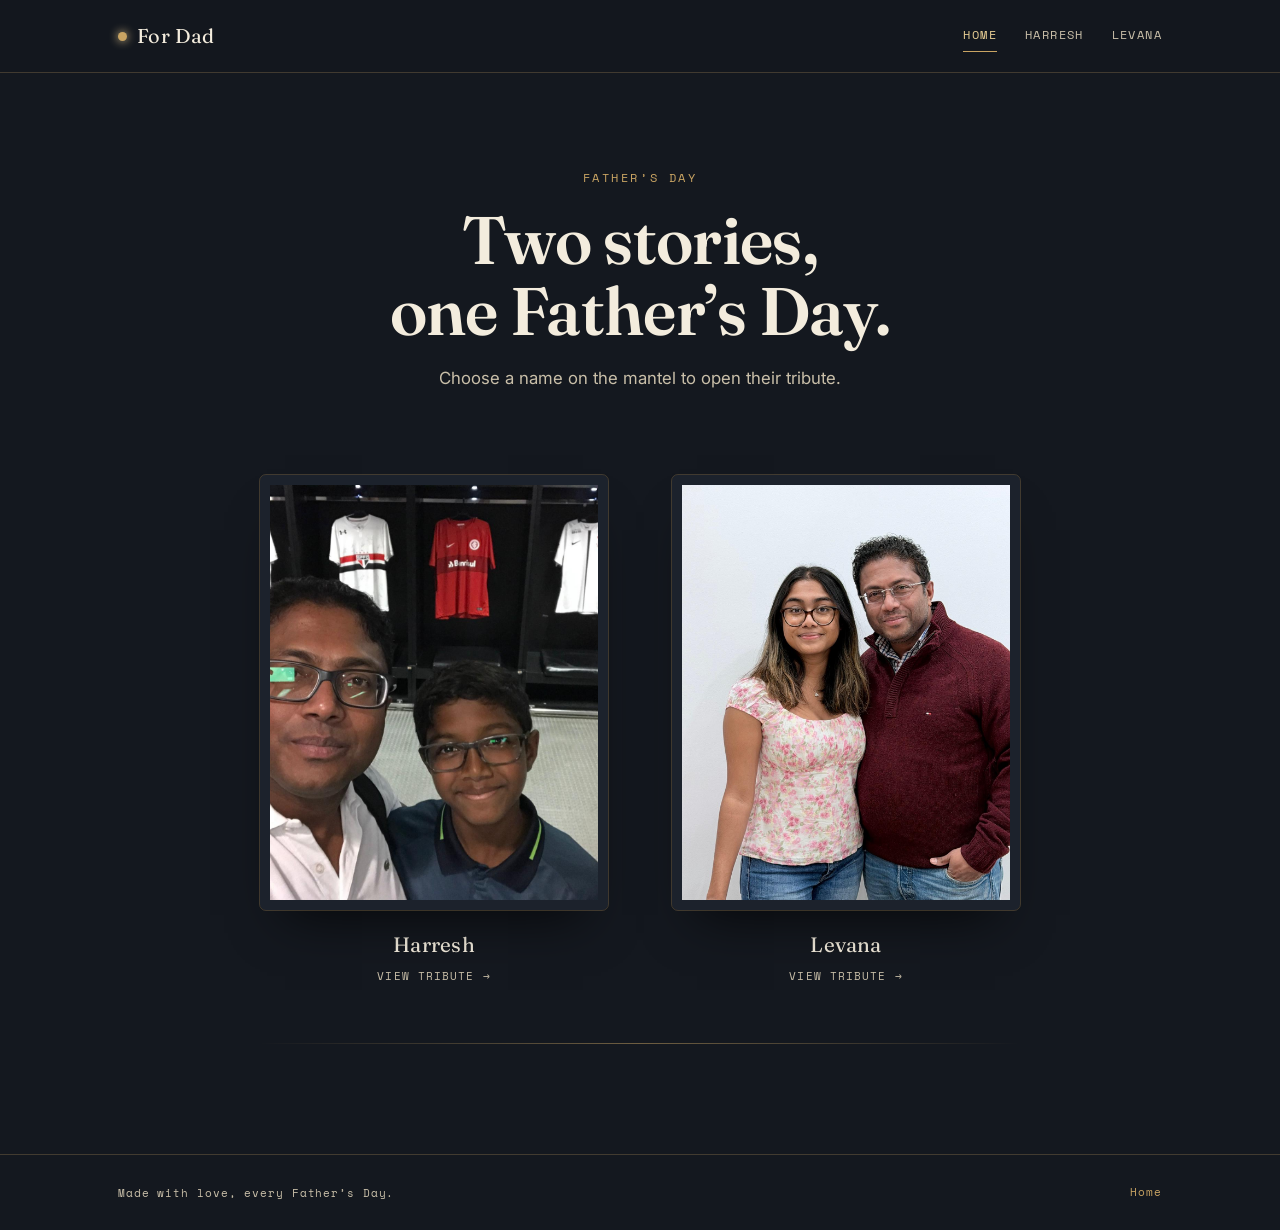
<file: index.html>
<!doctype html>
<html lang="en">
<head>
<meta charset="UTF-8" />
<meta name="viewport" content="width=device-width, initial-scale=1.0" />
<title>For Dad — Father's Day</title>
<meta name="description" content="A Father's Day tribute site." />
<link rel="preconnect" href="https://fonts.googleapis.com" />
<link rel="preconnect" href="https://fonts.gstatic.com" crossorigin />
<link
  href="https://fonts.googleapis.com/css2?family=Fraunces:opsz,wght@9..144,400;9..144,600&family=Inter:wght@400;500&family=Space+Mono:wght@400;700&display=swap"
  rel="stylesheet"
/>
<link rel="stylesheet" href="styles.css" />
</head>
<body>

<header class="site-nav">
  <div class="wrap">
    <a class="brand" href="index.html"><span class="mark"></span> For Dad</a>
    <nav class="nav-links" aria-label="Primary">
      <a href="index.html" class="is-current">Home</a>
      <a href="harresh.html">Harresh</a>
      <a href="levana.html">Levana</a>
    </nav>
  </div>
</header>

<main>
  <section class="hero">
    <div class="wrap">
      <p class="eyebrow">Father&rsquo;s Day</p>
      <h1>Two stories,<br />one Father&rsquo;s Day.</h1>
      <p class="lede">Choose a name on the mantel to open their tribute.</p>
    </div>
  </section>

  <section class="mantel">
    <div class="wrap">
      <div class="frame-row">

        <!-- Tile 1 — links to harresh.html -->
        <a class="tile" href="harresh.html" aria-label="Open Harresh's tribute">
          <div class="frame">
            <!-- ✏️ EDIT: replace images/harresh.jpg with the real photo -->
            <img src="harresh-dad-1.jpg" alt="Photo for Harresh's tribute" />
            <div class="glass"></div>
          </div>
          <div class="plate">
            <div class="name">Harresh</div>
            <div class="go">View tribute →</div>
          </div>
        </a>

        <!-- Tile 2 — links to levana.html -->
        <a class="tile" href="levana.html" aria-label="Open Levana's tribute">
          <div class="frame">
            <!-- ✏️ EDIT: replace images/levana.jpg with the real photo -->
            <img src="acca-dad-2.jpg" alt="Photo for Levana's tribute" />
            <div class="glass"></div>
          </div>
          <div class="plate">
            <div class="name">Levana</div>
            <div class="go">View tribute →</div>
          </div>
        </a>

      </div>
      <div class="shelf" aria-hidden="true"></div>
    </div>
  </section>
</main>

<footer class="site-footer">
  <div class="wrap">
    <span>Made with love, every Father&rsquo;s Day.</span>
    <a href="index.html">Home</a>
  </div>
</footer>

</body>
</html>
</file>
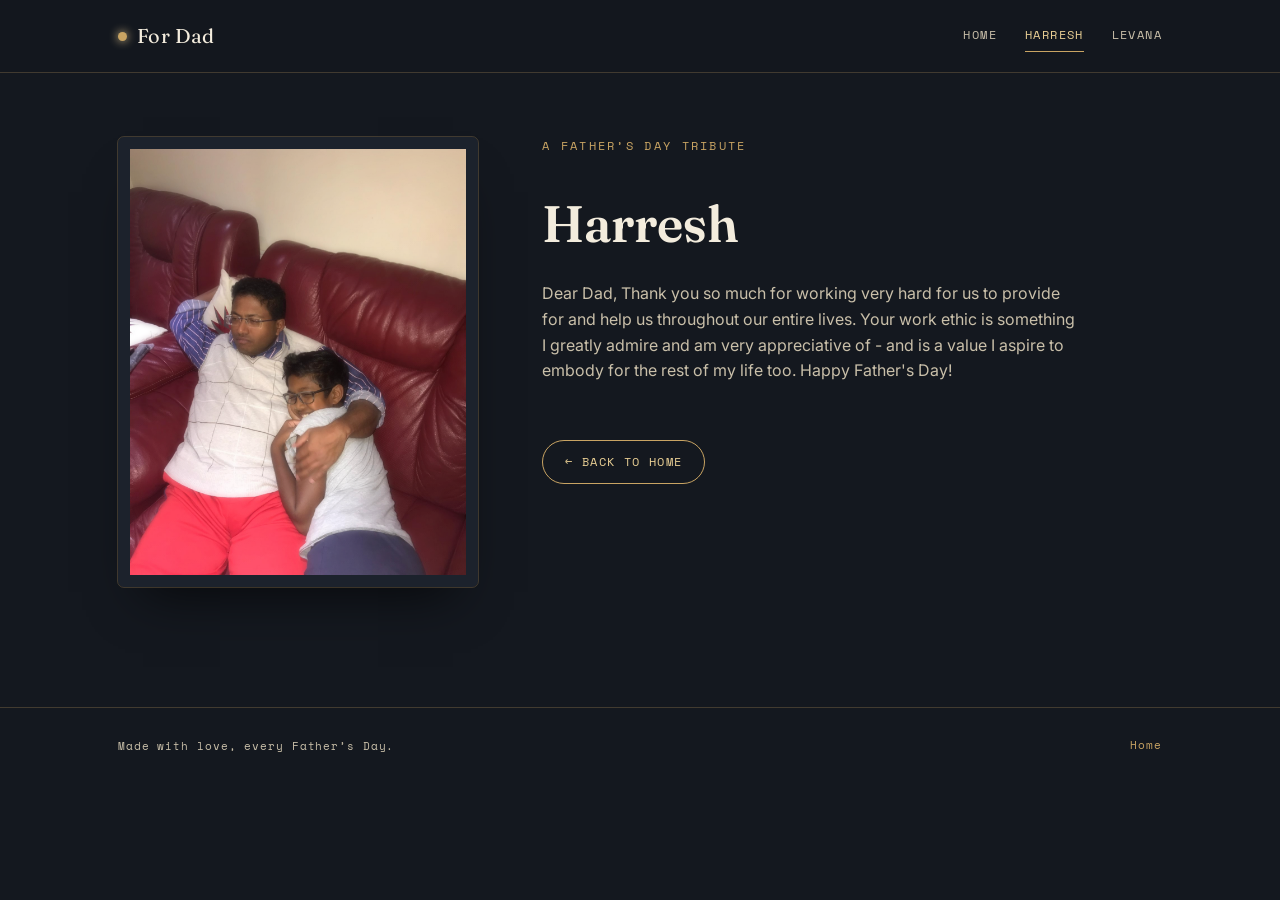
<file: harresh.html>
<!doctype html>
<html lang="en">
<head>
<meta charset="UTF-8" />
<meta name="viewport" content="width=device-width, initial-scale=1.0" />
<title>Harresh — For Dad</title>
<meta name="description" content="A Father's Day tribute for Harresh." />
<link rel="preconnect" href="https://fonts.googleapis.com" />
<link rel="preconnect" href="https://fonts.gstatic.com" crossorigin />
<link
  href="https://fonts.googleapis.com/css2?family=Fraunces:opsz,wght@9..144,400;9..144,600&family=Inter:wght@400;500&family=Space+Mono:wght@400;700&display=swap"
  rel="stylesheet"
/>
<link rel="stylesheet" href="styles.css" />
</head>
<body>

<header class="site-nav">
  <div class="wrap">
    <a class="brand" href="index.html"><span class="mark"></span> For Dad</a>
    <nav class="nav-links" aria-label="Primary">
      <a href="index.html">Home</a>
      <a href="harresh.html" class="is-current">Harresh</a>
      <a href="levana.html">Levana</a>
    </nav>
  </div>
</header>

<main>
  <section class="tribute">
    <div class="wrap">
      <div class="tribute-grid">

        <div class="frame">
          <!-- ✏️ EDIT: replace images/harresh.jpg with the real photo -->
          <img src="harresh-dad-2.jpg" alt="Photo of Harresh" />
          <div class="glass"></div>
        </div>

        <div class="tribute-copy">
          <p class="role">A Father&rsquo;s Day Tribute</p>
          <h1>Harresh</h1>

          <p>
            <!-- ✏️ EDIT: replace this paragraph with your own message —
                 a memory, a thank you, an inside joke, anything that
                 sounds like you. -->
            Dear Dad,

            Thank you so much for working very hard for us to provide
            for and help us throughout our entire lives. Your work
            ethic is something I greatly admire and am very
            appreciative of - and is a value I aspire to embody
            for the rest of my life too.

            Happy Father's Day!
          </p>

          <a class="back-home" href="index.html">← Back to home</a>
        </div>

      </div>
    </div>
  </section>
</main>

<footer class="site-footer">
  <div class="wrap">
    <span>Made with love, every Father&rsquo;s Day.</span>
    <a href="index.html">Home</a>
  </div>
</footer>

</body>
</html>
</file>
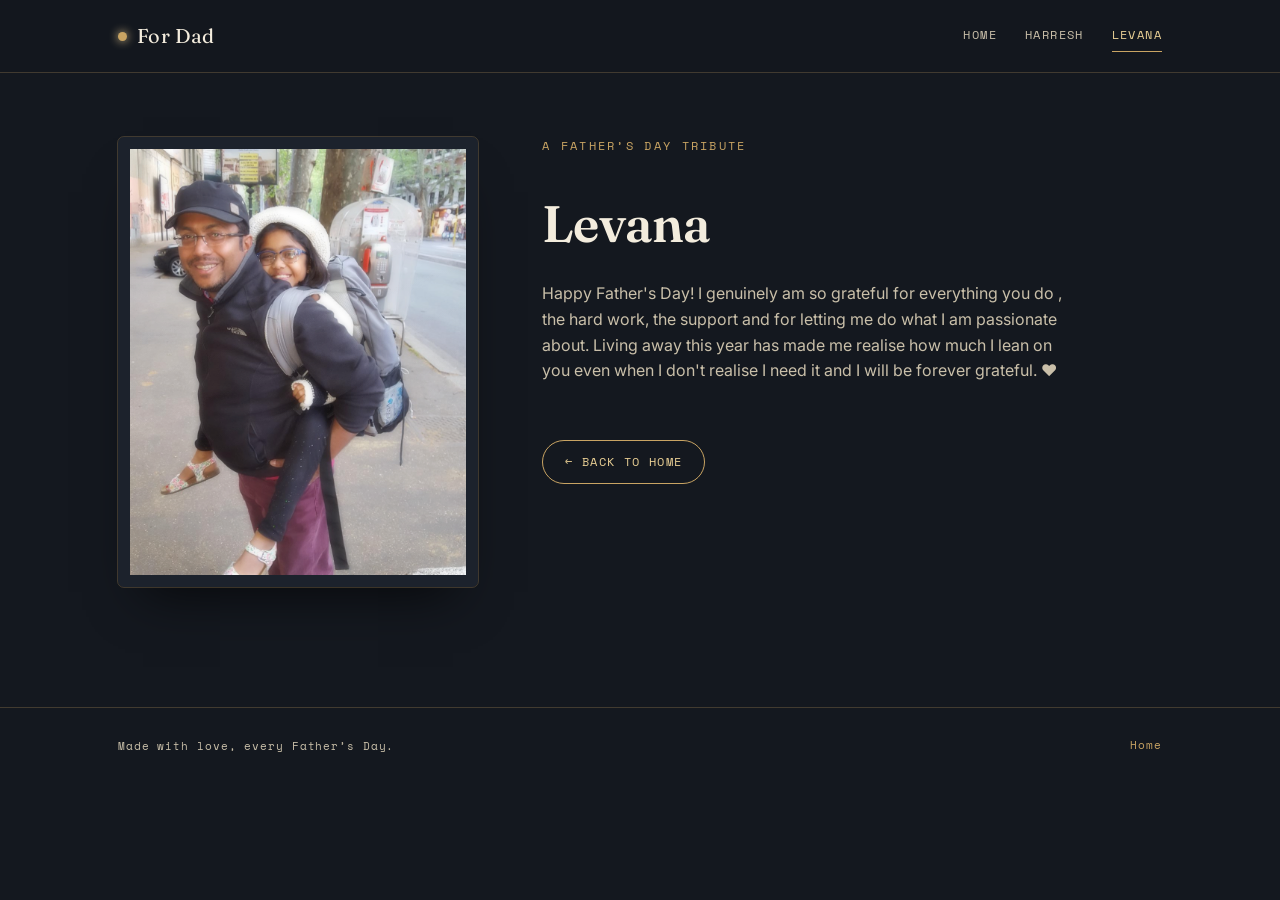
<file: levana.html>
<!doctype html>
<html lang="en">
<head>
<meta charset="UTF-8" />
<meta name="viewport" content="width=device-width, initial-scale=1.0" />
<title>Levana — For Dad</title>
<meta name="description" content="A Father's Day tribute for Levana." />
<link rel="preconnect" href="https://fonts.googleapis.com" />
<link rel="preconnect" href="https://fonts.gstatic.com" crossorigin />
<link
  href="https://fonts.googleapis.com/css2?family=Fraunces:opsz,wght@9..144,400;9..144,600&family=Inter:wght@400;500&family=Space+Mono:wght@400;700&display=swap"
  rel="stylesheet"
/>
<link rel="stylesheet" href="styles.css" />
</head>
<body>

<header class="site-nav">
  <div class="wrap">
    <a class="brand" href="index.html"><span class="mark"></span> For Dad</a>
    <nav class="nav-links" aria-label="Primary">
      <a href="index.html">Home</a>
      <a href="harresh.html">Harresh</a>
      <a href="levana.html" class="is-current">Levana</a>
    </nav>
  </div>
</header>

<main>
  <section class="tribute">
    <div class="wrap">
      <div class="tribute-grid">

        <div class="frame">
          <!-- ✏️ EDIT: replace images/levana.jpg with the real photo -->
          <img src="acca-dad-1.jpg" alt="Photo of Levana" />
          <div class="glass"></div>
        </div>

        <div class="tribute-copy">
          <p class="role">A Father&rsquo;s Day Tribute</p>
          <h1>Levana</h1>

          <p>
            <!-- ✏️ EDIT: replace this paragraph with your own message —
                 a memory, a thank you, an inside joke, anything that
                 sounds like you. -->
            Happy Father's Day! I genuinely  am so grateful for everything you do , the hard work, the support and for letting me do what I am passionate about. Living away this year has made me realise how much I lean on you even when I don't realise I need it and I will be forever grateful. ❤️
          </p>

          <a class="back-home" href="index.html">← Back to home</a>
        </div>

      </div>
    </div>
  </section>
</main>

<footer class="site-footer">
  <div class="wrap">
    <span>Made with love, every Father&rsquo;s Day.</span>
    <a href="index.html">Home</a>
  </div>
</footer>

</body>
</html>
</file>
<file: styles.css>
/* =================================================================
   FATHER'S DAY SITE — shared styles
   Design concept: photographs displayed like framed prints on a
   mantel shelf. The "glass" hover effect is literal — it mimics the
   glass pane of a picture frame catching the light when you look
   at it. Edit the CSS variables below to retheme the whole site.
   ================================================================= */

:root {
  /* ---- Color tokens ---- */
  --ink: #14181f;          /* deep background */
  --ink-soft: #1c222c;      /* panel background, slightly lifted */
  --paper: #f3ecdd;         /* warm cream for light text/sections */
  --paper-dim: #c9bfa9;     /* muted cream for secondary text */
  --gold: #c9a463;          /* brass / frame accent */
  --gold-bright: #e9cf94;   /* brighter brass for glints + hover */
  --clay: #a1583a;          /* warm secondary accent */
  --line: rgba(201, 164, 99, 0.25);

  /* ---- Type tokens ---- */
  --font-display: "Fraunces", "Iowan Old Style", "Palatino Linotype", serif;
  --font-body: "Inter", "Helvetica Neue", Arial, sans-serif;
  --font-utility: "Space Mono", "Courier New", monospace;

  /* ---- Layout tokens ---- */
  --max-width: 1100px;
  --radius: 6px;
}

* { box-sizing: border-box; }

html { scroll-behavior: smooth; }

body {
  margin: 0;
  background: var(--ink);
  color: var(--paper);
  font-family: var(--font-body);
  -webkit-font-smoothing: antialiased;
  line-height: 1.6;
}

img { max-width: 100%; display: block; }

a { color: inherit; text-decoration: none; }

/* Visible keyboard focus everywhere */
a:focus-visible,
button:focus-visible {
  outline: 2px solid var(--gold-bright);
  outline-offset: 4px;
  border-radius: 3px;
}

.wrap {
  max-width: var(--max-width);
  margin: 0 auto;
  padding: 0 28px;
}

/* ---------------------------------------------------------------
   NAV — present on every page, always links home
   --------------------------------------------------------------- */
.site-nav {
  position: sticky;
  top: 0;
  z-index: 50;
  background: rgba(20, 24, 31, 0.82);
  backdrop-filter: blur(10px);
  border-bottom: 1px solid var(--line);
}

.site-nav .wrap {
  display: flex;
  align-items: center;
  justify-content: space-between;
  height: 72px;
}

.brand {
  font-family: var(--font-display);
  font-size: 1.25rem;
  letter-spacing: 0.02em;
  display: flex;
  align-items: center;
  gap: 10px;
}

.brand .mark {
  width: 9px;
  height: 9px;
  border-radius: 50%;
  background: var(--gold);
  box-shadow: 0 0 10px var(--gold-bright);
}

.nav-links {
  display: flex;
  gap: 28px;
  font-family: var(--font-utility);
  font-size: 0.72rem;
  letter-spacing: 0.12em;
  text-transform: uppercase;
}

.nav-links a {
  color: var(--paper-dim);
  padding: 6px 0;
  border-bottom: 1px solid transparent;
  transition: color 0.25s ease, border-color 0.25s ease;
}

.nav-links a:hover { color: var(--gold-bright); }

.nav-links a.is-current {
  color: var(--gold-bright);
  border-bottom-color: var(--gold);
}

/* ---------------------------------------------------------------
   HERO
   --------------------------------------------------------------- */
.hero {
  padding: 96px 0 64px;
  text-align: center;
}

.eyebrow {
  font-family: var(--font-utility);
  font-size: 0.72rem;
  letter-spacing: 0.22em;
  text-transform: uppercase;
  color: var(--gold);
  margin: 0 0 18px;
}

.hero h1 {
  font-family: var(--font-display);
  font-weight: 600;
  font-size: clamp(2.4rem, 6vw, 4.2rem);
  line-height: 1.05;
  margin: 0 0 18px;
  letter-spacing: -0.01em;
}

.hero p.lede {
  max-width: 540px;
  margin: 0 auto;
  color: var(--paper-dim);
  font-size: 1.05rem;
}

/* ---------------------------------------------------------------
   MANTEL — the two-frame picture row on the home page
   --------------------------------------------------------------- */
.mantel {
  padding: 20px 0 110px;
}

.frame-row {
  display: grid;
  grid-template-columns: 1fr 1fr;
  gap: 64px;
  max-width: 760px;
  margin: 0 auto;
}

.tile {
  display: block;
  perspective: 900px;
}

.frame {
  position: relative;
  border-radius: var(--radius);
  border: 10px solid var(--ink-soft);
  outline: 1px solid var(--line);
  overflow: hidden;
  background: var(--ink-soft);
  box-shadow:
    0 1px 0 rgba(255, 255, 255, 0.04) inset,
    0 30px 50px -25px rgba(0, 0, 0, 0.7);
  transition: transform 0.5s ease, box-shadow 0.5s ease, border-color 0.4s ease;
  aspect-ratio: 4 / 5;
}

.frame img {
  width: 100%;
  height: 100%;
  object-fit: cover;
  transition: transform 0.6s ease, filter 0.5s ease;
}

/* the glass pane: a frosted, light-catching overlay sitting
   "above" the photo, exactly as real picture-frame glass would */
.frame .glass {
  position: absolute;
  inset: 0;
  opacity: 0;
  background: linear-gradient(
    160deg,
    rgba(255, 255, 255, 0.32) 0%,
    rgba(255, 255, 255, 0.06) 35%,
    rgba(255, 255, 255, 0.02) 60%,
    rgba(255, 255, 255, 0.16) 100%
  );
  backdrop-filter: blur(3px) saturate(115%);
  -webkit-backdrop-filter: blur(3px) saturate(115%);
  transition: opacity 0.45s ease;
  pointer-events: none;
}

/* the glint: a diagonal streak of light that sweeps across the
   glass on hover, like glass tilting to catch the light */
.frame::after {
  content: "";
  position: absolute;
  top: -60%;
  left: -70%;
  width: 45%;
  height: 220%;
  background: linear-gradient(
    115deg,
    transparent 0%,
    rgba(255, 255, 255, 0.5) 48%,
    transparent 100%
  );
  transform: rotate(8deg) translateX(-120%);
  transition: transform 0.85s ease;
  pointer-events: none;
}

.tile:hover .frame,
.tile:focus-visible .frame {
  transform: translateY(-6px) rotateX(2deg);
  border-color: var(--gold);
  box-shadow:
    0 1px 0 rgba(255, 255, 255, 0.06) inset,
    0 40px 60px -25px rgba(0, 0, 0, 0.8),
    0 0 0 1px var(--line);
}

.tile:hover .frame .glass,
.tile:focus-visible .frame .glass {
  opacity: 1;
}

.tile:hover .frame::after,
.tile:focus-visible .frame::after {
  transform: rotate(8deg) translateX(220%);
}

.tile:hover .frame img,
.tile:focus-visible .frame img {
  transform: scale(1.04);
}

.plate {
  margin-top: 18px;
  text-align: center;
}

.plate .name {
  font-family: var(--font-display);
  font-size: 1.3rem;
  letter-spacing: 0.01em;
  color: var(--paper);
}

.plate .go {
  display: inline-flex;
  align-items: center;
  gap: 6px;
  margin-top: 4px;
  font-family: var(--font-utility);
  font-size: 0.68rem;
  letter-spacing: 0.1em;
  text-transform: uppercase;
  color: var(--paper-dim);
  transition: color 0.3s ease, gap 0.3s ease;
}

.tile:hover .plate .go,
.tile:focus-visible .plate .go {
  color: var(--gold-bright);
  gap: 10px;
}

.shelf {
  max-width: 760px;
  margin: 56px auto 0;
  height: 1px;
  background: linear-gradient(90deg, transparent, var(--gold), transparent);
  opacity: 0.5;
}

/* ---------------------------------------------------------------
   TRIBUTE PAGE LAYOUT
   --------------------------------------------------------------- */
.tribute {
  padding: 64px 0 120px;
}

.tribute-grid {
  display: grid;
  grid-template-columns: 360px 1fr;
  gap: 64px;
  align-items: start;
}

.tribute .frame {
  aspect-ratio: 4 / 5;
  border-width: 12px;
}

.tribute .frame .glass { opacity: 0.35; }

.tribute-copy h1 {
  font-family: var(--font-display);
  font-weight: 600;
  font-size: clamp(2.2rem, 5vw, 3.2rem);
  margin: 0 0 6px;
}

.tribute-copy .role {
  font-family: var(--font-utility);
  font-size: 0.72rem;
  letter-spacing: 0.2em;
  text-transform: uppercase;
  color: var(--gold);
  margin: 0 0 28px;
}

.tribute-copy p {
  color: var(--paper-dim);
  max-width: 540px;
}

.tribute-copy .edit-note {
  margin-top: 28px;
  padding: 14px 16px;
  border: 1px dashed var(--line);
  border-radius: var(--radius);
  font-family: var(--font-utility);
  font-size: 0.75rem;
  color: var(--gold);
  background: rgba(201, 164, 99, 0.06);
}

.quote-block {
  margin: 36px 0;
  padding-left: 22px;
  border-left: 2px solid var(--gold);
}

.quote-block p {
  font-family: var(--font-display);
  font-style: italic;
  font-size: 1.25rem;
  color: var(--paper);
  margin: 0;
}

.back-home {
  display: inline-flex;
  align-items: center;
  gap: 8px;
  margin-top: 40px;
  padding: 12px 22px;
  border: 1px solid var(--gold);
  border-radius: 999px;
  font-family: var(--font-utility);
  font-size: 0.72rem;
  letter-spacing: 0.12em;
  text-transform: uppercase;
  color: var(--gold-bright);
  transition: background 0.3s ease, color 0.3s ease;
}

.back-home:hover {
  background: var(--gold);
  color: var(--ink);
}

/* ---------------------------------------------------------------
   FOOTER — second route back to home from every page
   --------------------------------------------------------------- */
.site-footer {
  border-top: 1px solid var(--line);
  padding: 28px 0;
}

.site-footer .wrap {
  display: flex;
  align-items: center;
  justify-content: space-between;
  flex-wrap: wrap;
  gap: 12px;
  font-family: var(--font-utility);
  font-size: 0.7rem;
  letter-spacing: 0.08em;
  color: var(--paper-dim);
}

.site-footer a {
  color: var(--gold);
  border-bottom: 1px solid transparent;
  transition: border-color 0.25s ease;
}

.site-footer a:hover { border-color: var(--gold); }

/* ---------------------------------------------------------------
   RESPONSIVE
   --------------------------------------------------------------- */
@media (max-width: 760px) {
  .frame-row {
    grid-template-columns: 1fr;
    gap: 48px;
    max-width: 360px;
  }

  .tribute-grid {
    grid-template-columns: 1fr;
  }

  .tribute .frame {
    max-width: 320px;
    margin: 0 auto;
  }

  .nav-links { gap: 18px; }

  .hero { padding: 72px 0 48px; }
}

@media (max-width: 380px) {
  .nav-links { gap: 14px; font-size: 0.66rem; }
  .brand { font-size: 1.1rem; }
}

/* ---------------------------------------------------------------
   REDUCED MOTION
   --------------------------------------------------------------- */
@media (prefers-reduced-motion: reduce) {
  .frame,
  .frame img,
  .frame .glass,
  .frame::after,
  .plate .go,
  .back-home {
    transition: none !important;
  }
}
</file>
